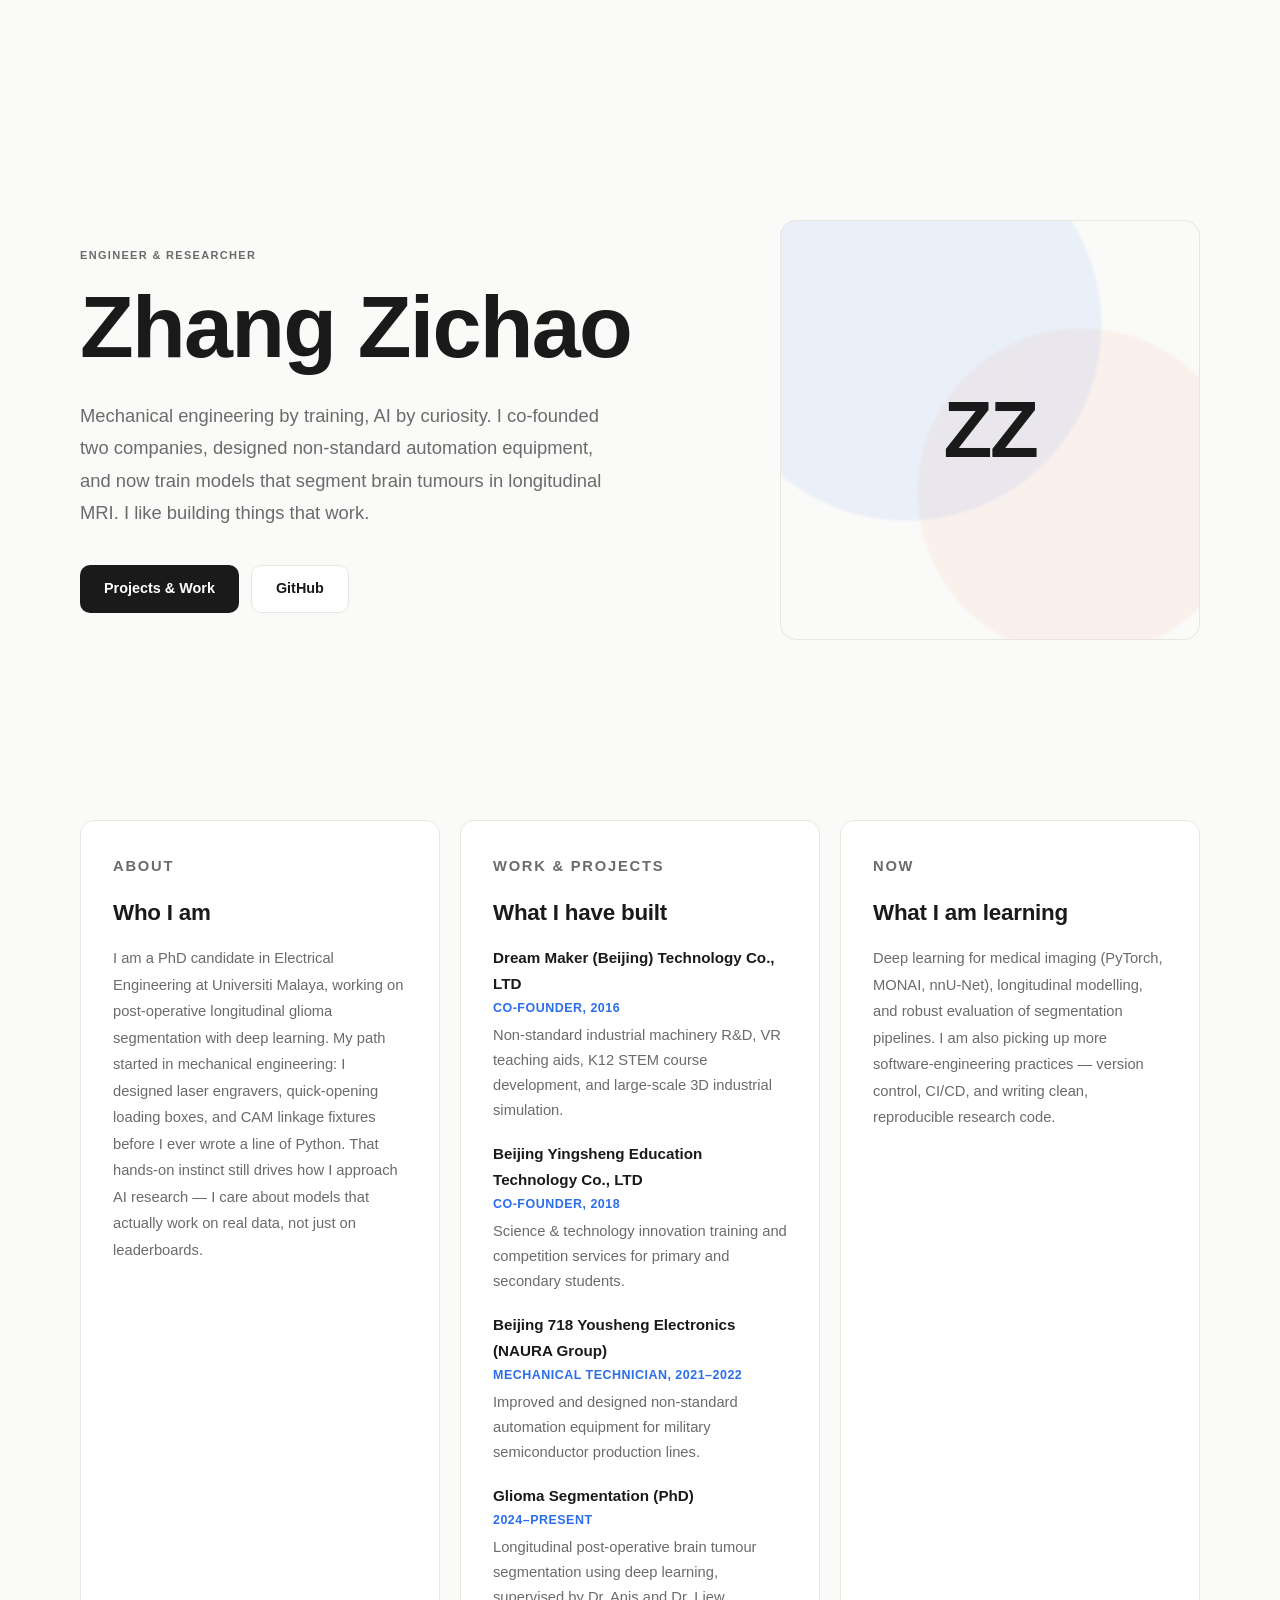
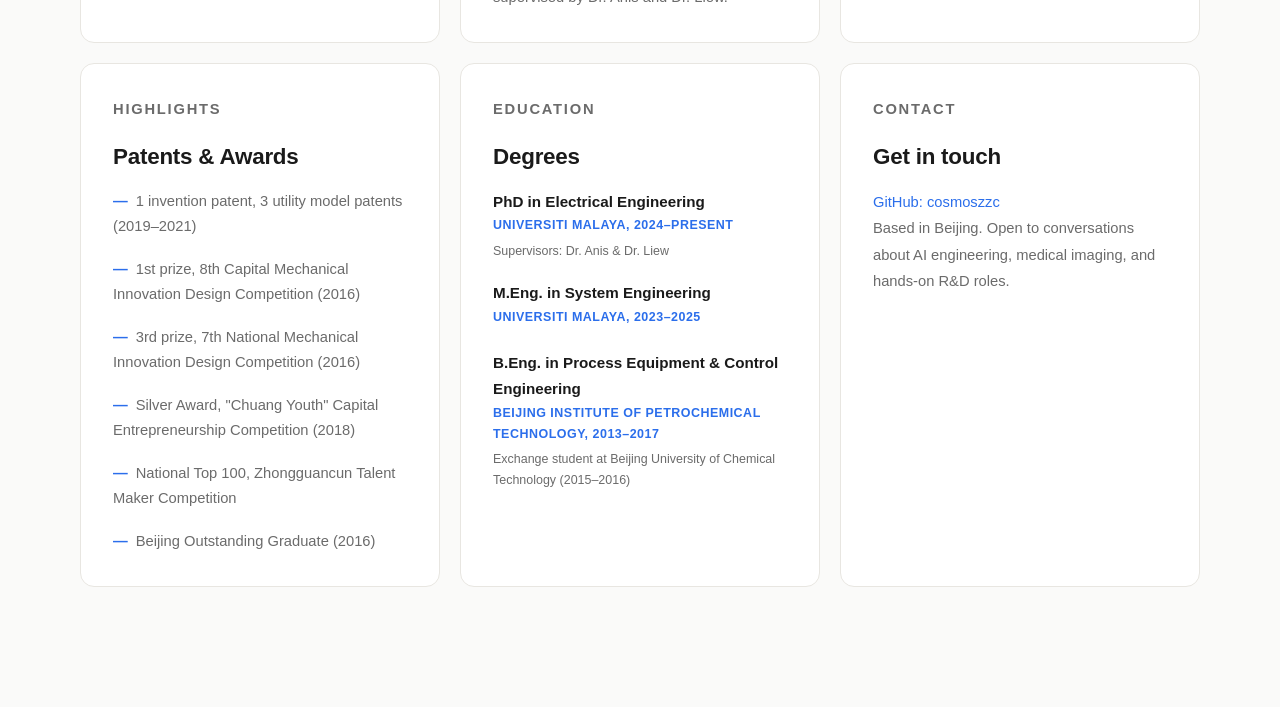
<file: index.html>
﻿<!doctype html>
<html lang="zh-CN">
  <head>
    <meta charset="utf-8">
    <meta name="viewport" content="width=device-width, initial-scale=1">
    <meta
      name="description"
      content="Zhang Zichao — Engineering + AI. From mechanical design to deep learning for medical imaging."
    >
    <title>Zhang Zichao</title>
    <link rel="stylesheet" href="styles.css">
  </head>
  <body>
    <main class="page-shell">
      <section class="intro" aria-labelledby="site-title">
        <div class="intro-copy">
          <p class="eyebrow">Engineer &amp; Researcher</p>
          <h1 id="site-title">Zhang Zichao</h1>
          <p class="lead">
            Mechanical engineering by training, AI by curiosity.
            I co-founded two companies, designed non-standard automation
            equipment, and now train models that segment brain tumours in
            longitudinal MRI. I like building things that work.
          </p>
          <div class="actions" aria-label="Quick links">
            <a class="button primary" href="#work">Projects &amp; Work</a>
            <a class="button ghost" href="https://github.com/cosmoszzc">GitHub</a>
          </div>
        </div>

        <div class="portrait-panel" aria-label="Visual mark">
          <div class="portrait-mark">ZZ</div>
          
        </div>
      </section>

      <section class="section-grid" aria-label="Main sections">

        <!-- ABOUT -->
        <article class="note-card">
          <p class="card-label">About</p>
          <h2>Who I am</h2>
          <p>
            I am a PhD candidate in Electrical Engineering at Universiti
            Malaya, working on post-operative longitudinal glioma
            segmentation with deep learning. My path started in mechanical
            engineering: I designed laser engravers, quick-opening loading
            boxes, and CAM linkage fixtures before I ever wrote a line of
            Python. That hands-on instinct still drives how I approach AI
            research — I care about models that actually work on real data, not
            just on leaderboards.
          </p>
        </article>

        <!-- WORK / PROJECTS -->
        <article class="note-card" id="work">
          <p class="card-label">Work &amp; Projects</p>
          <h2>What I have built</h2>
          <ul class="project-list">
            <li>
              <strong>Dream Maker (Beijing) Technology Co., LTD</strong>
              <span>Co-founder, 2016</span>
              Non-standard industrial machinery R&amp;D, VR teaching aids,
              K12 STEM course development, and large-scale 3D industrial
              simulation.
            </li>
            <li>
              <strong>Beijing Yingsheng Education Technology Co., LTD</strong>
              <span>Co-founder, 2018</span>
              Science &amp; technology innovation training and competition
              services for primary and secondary students.
            </li>
            <li>
              <strong>Beijing 718 Yousheng Electronics (NAURA Group)</strong>
              <span>Mechanical Technician, 2021–2022</span>
              Improved and designed non-standard automation equipment for
              military semiconductor production lines.
            </li>
            <li>
              <strong>Glioma Segmentation (PhD)</strong>
              <span>2024–present</span>
              Longitudinal post-operative brain tumour segmentation using
              deep learning, supervised by Dr. Anis and Dr. Liew.
            </li>
          </ul>
        </article>

        <!-- NOW -->
        <article class="note-card">
          <p class="card-label">Now</p>
          <h2>What I am learning</h2>
          <p>
            Deep learning for medical imaging (PyTorch, MONAI, nnU-Net),
            longitudinal modelling, and robust evaluation of segmentation
            pipelines. I am also picking up more software-engineering
            practices — version control, CI/CD, and writing clean,
            reproducible research code.
          </p>
        </article>

        <!-- HIGHLIGHTS -->
        <article class="note-card">
          <p class="card-label">Highlights</p>
          <h2>Patents &amp; Awards</h2>
          <ul class="award-list">
            <li>1 invention patent, 3 utility model patents (2019–2021)</li>
            <li>1st prize, 8th Capital Mechanical Innovation Design Competition (2016)</li>
            <li>3rd prize, 7th National Mechanical Innovation Design Competition (2016)</li>
            <li>Silver Award, "Chuang Youth" Capital Entrepreneurship Competition (2018)</li>
            <li>National Top 100, Zhongguancun Talent Maker Competition</li>
            <li>Beijing Outstanding Graduate (2016)</li>
          </ul>
        </article>

        <!-- EDUCATION -->
        <article class="note-card">
          <p class="card-label">Education</p>
          <h2>Degrees</h2>
          <ul class="edu-list">
            <li>
              <strong>PhD in Electrical Engineering</strong>
              <span>Universiti Malaya, 2024–present</span>
              <small>Supervisors: Dr. Anis &amp; Dr. Liew</small>
            </li>
            <li>
              <strong>M.Eng. in System Engineering</strong>
              <span>Universiti Malaya, 2023–2025</span>
            </li>
            <li>
              <strong>B.Eng. in Process Equipment &amp; Control Engineering</strong>
              <span>Beijing Institute of Petrochemical Technology, 2013–2017</span>
              <small>Exchange student at Beijing University of Chemical Technology (2015–2016)</small>
            </li>
          </ul>
        </article>

        <!-- CONTACT -->
        <article class="note-card" id="contact">
          <p class="card-label">Contact</p>
          <h2>Get in touch</h2>
          <p>
            <a href="https://github.com/cosmoszzc">GitHub: cosmoszzc</a>
            <br>
            Based in Beijing. Open to conversations about AI engineering,
            medical imaging, and hands-on R&amp;D roles.
          </p>
        </article>
      </section>
    </main>
  </body>
</html>
</file>
<file: styles.css>
﻿/* ===== Framer-style personal site ===== */
:root {
  --bg: #fafaf9;
  --ink: #1a1a1a;
  --muted: #6b6b6b;
  --line: #e8e6e1;
  --accent: #2b6eeb;
}

* {
  margin: 0;
  padding: 0;
  box-sizing: border-box;
}

html {
  scroll-behavior: smooth;
  -webkit-font-smoothing: antialiased;
  -moz-osx-font-smoothing: grayscale;
}

body {
  font-family: "Inter", "SF Pro Display", "Segoe UI", "PingFang SC",
    "Microsoft YaHei", sans-serif;
  color: var(--ink);
  background: var(--bg);
  font-size: 16px;
  line-height: 1.6;
}

a {
  color: var(--accent);
  text-decoration: none;
  transition: opacity 0.2s ease;
}

a:hover {
  opacity: 0.7;
}

/* ---- Shell ---- */
.page-shell {
  width: min(1120px, calc(100% - 64px));
  margin: 0 auto;
  padding: 120px 0;
}

/* ---- Eyebrow ---- */
.eyebrow,
.card-label {
  font-size: 11px;
  font-weight: 600;
  letter-spacing: 0.12em;
  text-transform: uppercase;
  color: var(--muted);
  margin-bottom: 16px;
}

/* ---- Hero ---- */
.intro {
  display: grid;
  grid-template-columns: minmax(0, 1fr) minmax(320px, 420px);
  align-items: center;
  gap: 80px;
  min-height: calc(100vh - 240px);
  padding-bottom: 40px;
}

.intro-copy {
  max-width: 640px;
}

h1 {
  font-size: clamp(3.5rem, 7vw, 5.5rem);
  font-weight: 700;
  line-height: 1.04;
  letter-spacing: -0.02em;
  margin-bottom: 28px;
}

h2 {
  font-size: 1.4rem;
  font-weight: 650;
  letter-spacing: -0.01em;
  margin-bottom: 14px;
}

h2,
p {
  margin-top: 0;
}

.lead {
  font-size: 1.15rem;
  color: var(--muted);
  line-height: 1.75;
  margin-bottom: 36px;
  max-width: 540px;
}

.actions {
  display: flex;
  flex-wrap: wrap;
  gap: 12px;
}

/* ---- Buttons ---- */
.button {
  display: inline-flex;
  align-items: center;
  justify-content: center;
  height: 48px;
  padding: 0 24px;
  border-radius: 10px;
  font-size: 0.9rem;
  font-weight: 600;
  text-decoration: none;
  transition: background 0.2s ease, color 0.2s ease, box-shadow 0.2s ease;
}

.button.primary {
  background: var(--ink);
  color: #fff;
}

.button.primary:hover {
  background: #333;
}

.button.ghost {
  background: #fff;
  color: var(--ink);
  border: 1px solid var(--line);
}

.button.ghost:hover {
  border-color: #ccc;
}

/* ---- Portrait panel ---- */
.portrait-panel {
  aspect-ratio: 1;
  border-radius: 16px;
  overflow: hidden;
  position: relative;
  background:
    radial-gradient(circle at 30% 25%, rgba(43, 110, 235, 0.08) 0 45%, transparent 46%),
    radial-gradient(circle at 72% 65%, rgba(240, 90, 40, 0.06) 0 40%, transparent 41%),
    var(--bg);
  border: 1px solid var(--line);
  display: grid;
  place-items: center;
}

.portrait-mark {
  font-size: 5rem;
  font-weight: 800;
  letter-spacing: -0.03em;
  color: var(--ink);
}

.signal-grid {
  display: none;
}

/* ---- Section grid ---- */
.section-grid {
  display: grid;
  grid-template-columns: repeat(3, minmax(0, 1fr));
  gap: 20px;
  padding-top: 40px;
}

/* ---- Cards ---- */
.note-card {
  border: 1px solid var(--line);
  border-radius: 14px;
  padding: 32px;
  background: #fff;
  min-height: 260px;
  transition: box-shadow 0.25s ease, border-color 0.25s ease;
}

.note-card:hover {
  box-shadow: 0 8px 30px rgba(0, 0, 0, 0.04);
  border-color: #d8d6d0;
}

.note-card p {
  color: var(--muted);
  font-size: 0.92rem;
  line-height: 1.8;
}

.note-card p:last-child {
  margin-bottom: 0;
}

/* ---- Lists ---- */
.project-list,
.award-list,
.edu-list {
  list-style: none;
  display: flex;
  flex-direction: column;
  gap: 18px;
}

.project-list li,
.award-list li,
.edu-list li {
  font-size: 0.92rem;
  line-height: 1.7;
  color: var(--muted);
}

.project-list li strong,
.edu-list li strong {
  display: block;
  color: var(--ink);
  font-weight: 650;
  font-size: 0.95rem;
  margin-bottom: 1px;
}

.project-list li span,
.edu-list li span {
  display: block;
  font-size: 0.78rem;
  font-weight: 600;
  letter-spacing: 0.04em;
  text-transform: uppercase;
  color: var(--accent);
  margin-bottom: 4px;
}

.edu-list li small {
  display: block;
  font-size: 0.78rem;
  color: var(--muted);
  margin-top: 3px;
}

.award-list li::before {
  content: "—";
  margin-right: 8px;
  color: var(--accent);
  font-weight: 700;
}

/* ---- Responsive ---- */
@media (max-width: 860px) {
  .page-shell {
    width: min(100% - 40px, 640px);
    padding: 64px 0;
  }

  .intro {
    grid-template-columns: 1fr;
    gap: 48px;
    min-height: auto;
  }

  h1 {
    font-size: clamp(2.8rem, 11vw, 4.2rem);
  }

  .portrait-panel {
    aspect-ratio: auto;
    min-height: 320px;
  }

  .portrait-mark {
    font-size: 3.5rem;
  }

  .section-grid {
    grid-template-columns: 1fr;
  }
}
</file>
